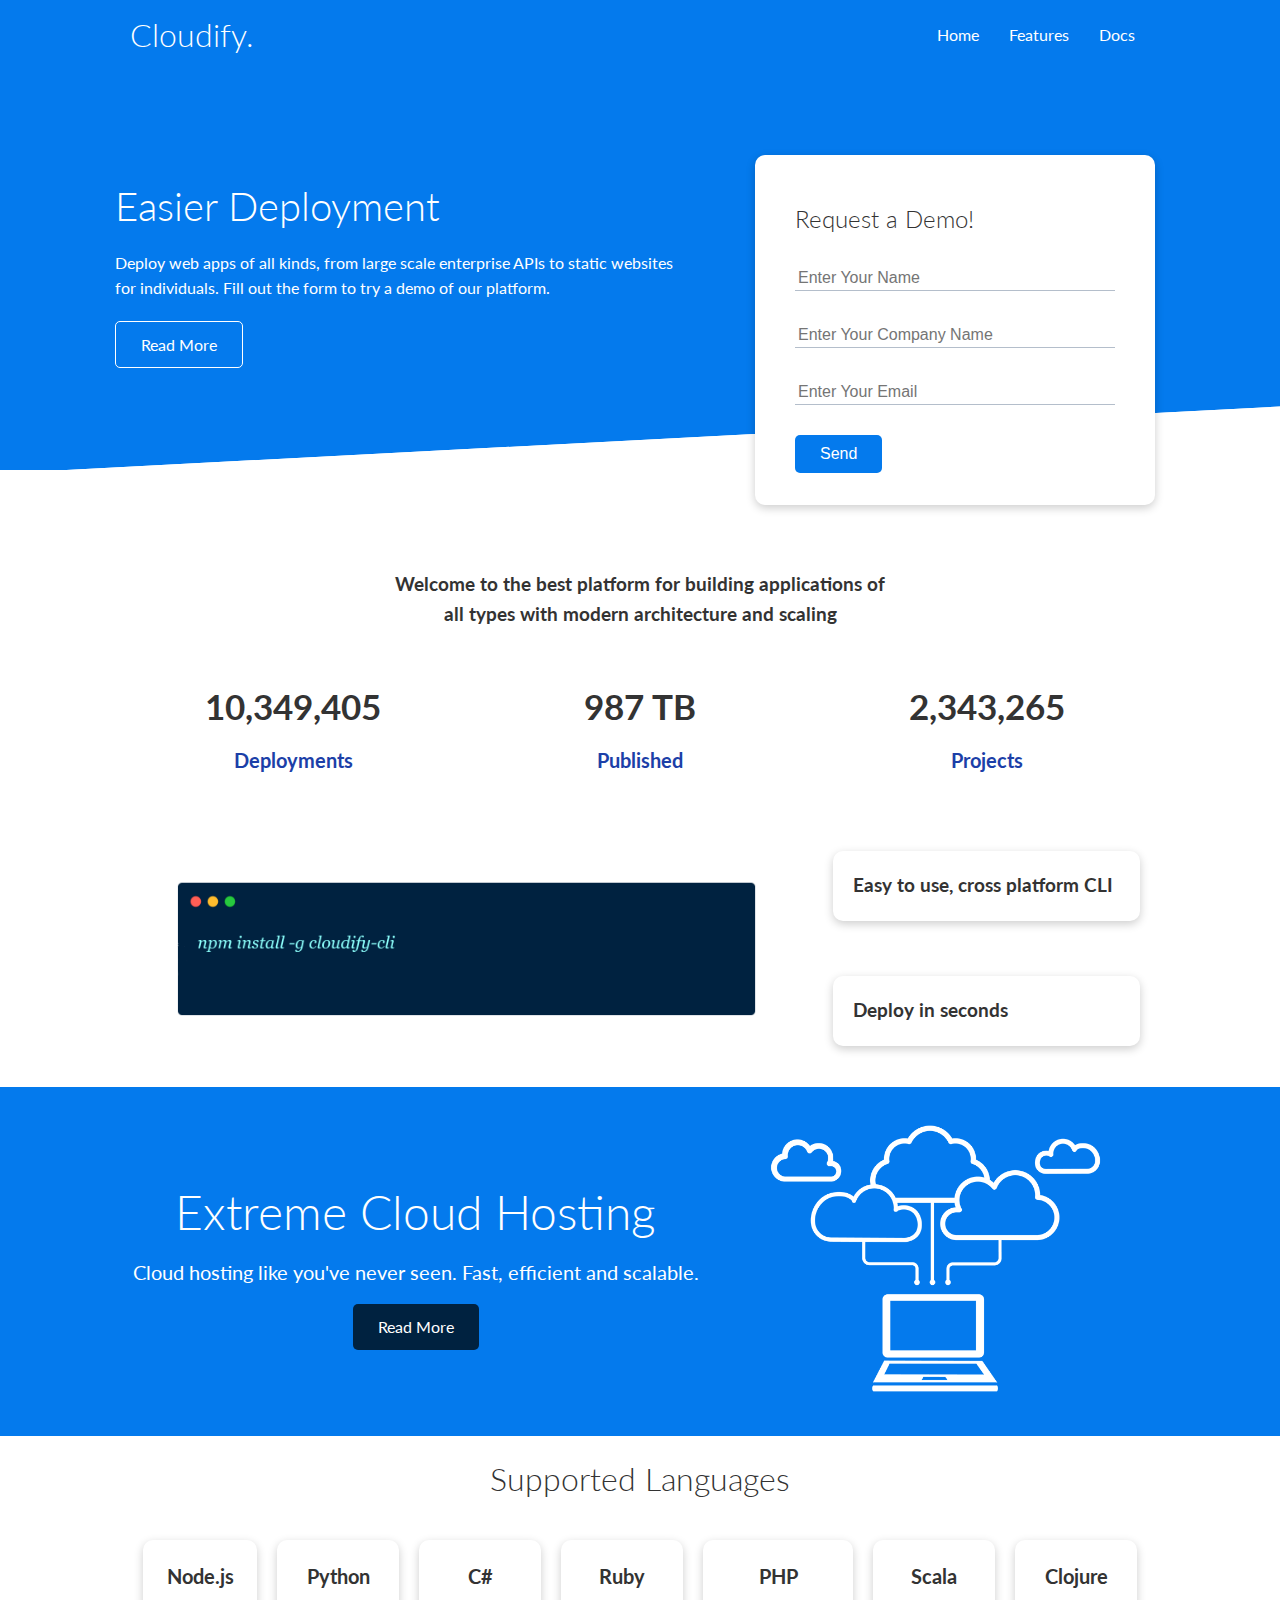
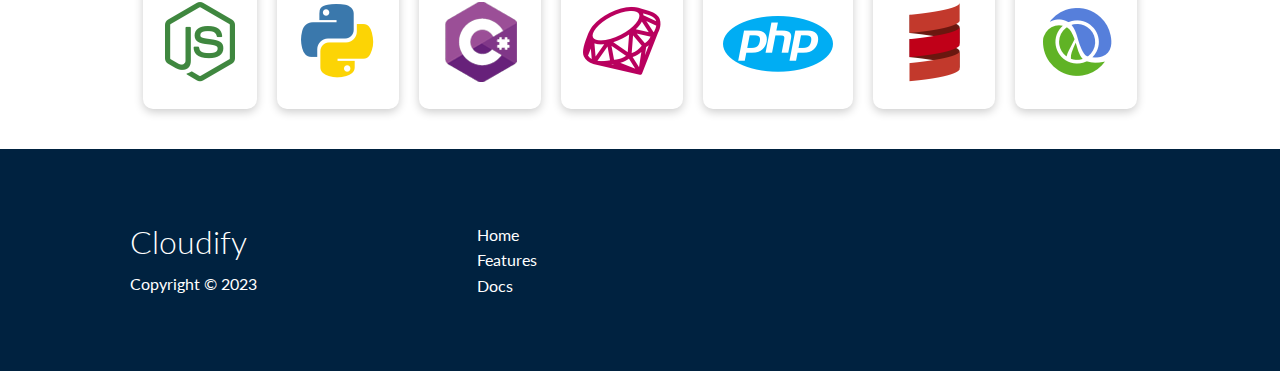
<file: index.html>
<!DOCTYPE html>
<html lang="en">
<head>
    <meta charset="UTF-8">
    <meta http-equiv="X-UA-Compatible" content="IE=edge">
    <meta name="viewport" content="width=device-width, initial-scale=1.0">
    <link rel="stylesheet" href="https://cdnjs.cloudflare.com/ajax/libs/font-awesome/6.2.1/css/all.min.css" integrity="sha512-MV7K8+y+gLIBoVD59lQIYicR65iaqukzvf/nwasF0nqhPay5w/9lJmVM2hMDcnK1OnMGCdVK+iQrJ7lzPJQd1w==" crossorigin="anonymous" referrerpolicy="no-referrer" />
    <link rel="stylesheet" href="css/utility.css">
    <link rel="stylesheet" href="css/style.css">
    <title>Cloudify | Cloud Hosting For Everyone</title>
</head>
<body>
    <!-- Navbar -->
    <div class="navbar">
        <div class="container flex">
            <h1 class="logo">Cloudify.</h1>
            <nav>
                <ul>
                    <li><a href="index.html">Home</a></li>
                    <li><a href="features.html">Features</a></li>
                    <li><a href="docs.html">Docs</a></li>
                </ul>
            </nav>
        </div>
    </div>

    <!-- Showcase -->
    <section class="showcase">
        <div class="container grid">
            <div class="showcase-text">
                <h1>Easier Deployment</h1>
                <p>Deploy web apps of all kinds, from large scale enterprise APIs to static websites for individuals. Fill out the form to try a demo of our platform.</p>
                <a href="features.html" class="btn btn-outline">Read More</a>
            </div>
            <div class="showcase-form card">
                <h2>Request a Demo!</h2>
                <form>
                    <div class="form-control">
                        <input type="Text" name="Name" placeholder="Enter Your Name" required>
                    </div>
                    
                    <div class="form-control">
                        <input type="Text" name="Company" placeholder="Enter Your Company Name" required>
                    </div>
                    
                    <div class="form-control">
                        <input type="Email" name="Email" placeholder="Enter Your Email" required>
                    </div>
                    
                    <input type="Submit" value="Send" class="btn btn-primary">
                </form>
            </div>
        </div>
    </section>

    <!-- Stats -->
    <section class="stats">
        <div class="container">
            <h3 class="stats-heading text-center my-1">
                Welcome to the best platform for building applications of all types with modern architecture 
                and scaling</h3>
                <div class="grid grid-3 text-center my-4">
                    <div>
                        <i class="fas fa-server fa-3x"></i>
                        <h3>10,349,405</h3>
                        <p class="text-secondary">Deployments</p>
                    </div>
                    
                    <div>
                        <i class="fas fa-upload fa-3x"></i>
                        <h3>987 TB</h3>
                        <p class="text-secondary">Published</p>
                    </div>
                    
                    <div>
                        <i class="fas fa-project-diagram fa-3x"></i>
                        <h3>2,343,265</h3>
                        <p class="text-secondary">Projects</p>
                    </div>
                </div>
        </div>
    </section>

    <!-- CLI  -->
    <section class="cli">
        <div class="container grid">
        <img src="images/cli.png" alt="CLI">
        <div class="card">
            <h3>Easy to use, cross platform CLI</h3>
        </div>

        <div class="card">
            <h3>Deploy in seconds</h3>
        </div>
    </div>  
    </section>

    <!-- Cloud -->
    <section class="cloud bg-primary my-2 py-2">
        <div class="container grid">
            <div class="text-center">
                <h2 class="lg">Extreme Cloud Hosting</h2>
                <p class="lead my-1">Cloud hosting like you've never seen. 
                Fast, efficient and scalable.</p>
                <a href="features.html" class="btn btn-dark">Read More</a>
            </div>

            <div>
                <img src="images/cloud.png" alt="Cloud">
            </div>

        </div>
    </section>

    <!-- Languages -->
    <section class="languages">
        <h2 class="md text-center my-2">
            Supported Languages
        </h2>
        <div class="container flex">
            <div class="card">
            <h4>Node.js</h4>
            <img src="images/logos/node.png" alt="NodeJS">
        </div>

            <div class="card">
            <h4>Python</h4>
            <img src="images/logos/python.png" alt="Python">
        </div>

            <div class="card">
            <h4>C#</h4>
            <img src="images/logos/csharp.png" alt="C-Sharp">
        </div>

            <div class="card">
            <h4>Ruby</h4>
            <img src="images/logos/ruby.png" alt="Ruby">
        </div>

            <div class="card">
            <h4>PHP</h4>
            <img src="images/logos/php.png" alt="PHP">
        </div>

            <div class="card">
            <h4>Scala</h4>
            <img src="images/logos/scala.png" alt="Scala">
        </div>

            <div class="card">
            <h4>Clojure</h4>
            <img src="images/logos/clojure.png" alt="Clojure">
        </div>
        
    </div>
    </section>

    <!-- Footer -->
    <footer class="footer bg-dark py-5">
        <div class="container grid grid-3">
            <div>
                <h1>Cloudify</h1>
                <p>Copyright &copy; 2023</p>
            </div>

            <nav>
                <ul>
                    <li><a href="index.html">Home</a></li>
                    <li><a href="features.html">Features</a></li>
                    <li><a href="docs.html">Docs</a></li>
                </ul>
            </nav>

            <div class="social">
                <a href="https://github.com/0xVedansh"><i class="fab fa-github fa-2x"></i></a>
                <a href="https://www.linkedin.com/in/0xvedansh/"><i class="fab fa-linkedin fa-2x"></i></a>
                <a href="https://twitter.com/0xVedansh"><i class="fab fa-twitter fa-2x"></i></a>
                <a href="https://www.instagram.com/__.vedansh.__/"><i class="fab fa-instagram fa-2x"></i></a>
            </div>
        </div>
    </footer>
</body>
</html>
</file>
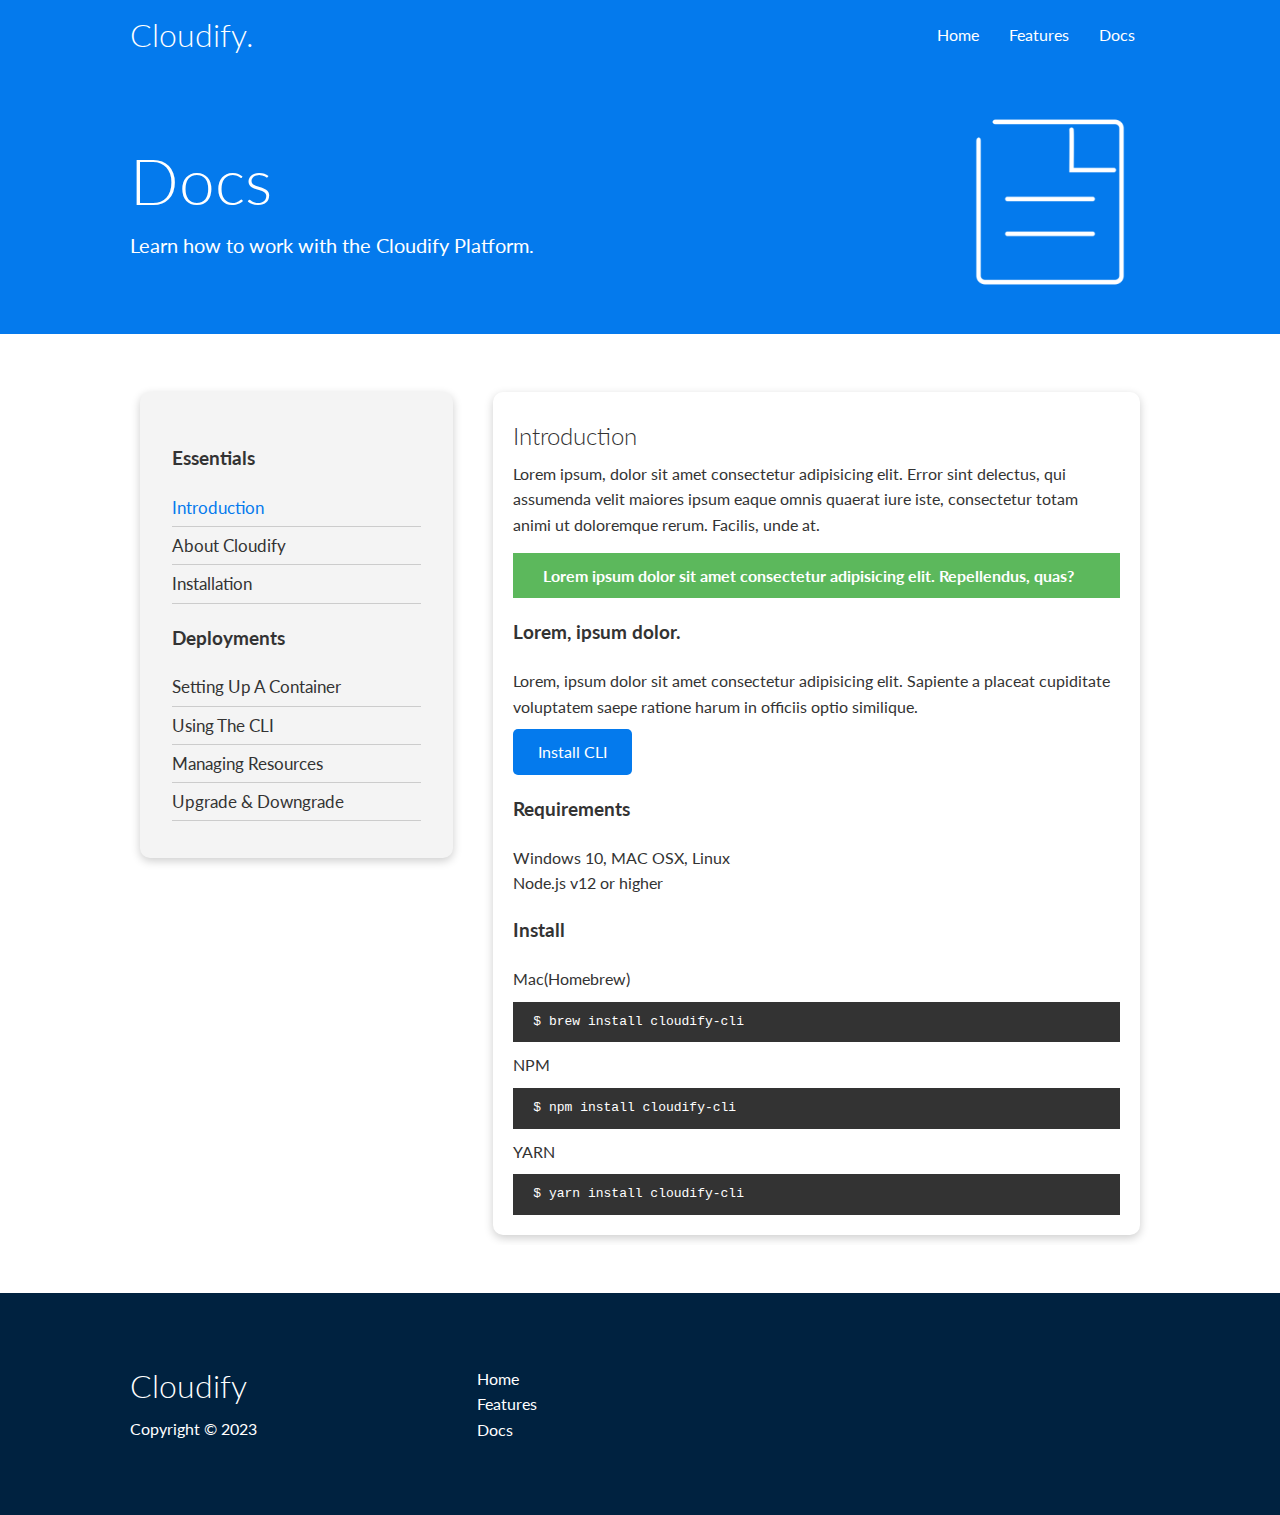
<file: docs.html>
<!DOCTYPE html>
<html lang="en">
<head>
    <meta charset="UTF-8">
    <meta http-equiv="X-UA-Compatible" content="IE=edge">
    <meta name="viewport" content="width=device-width, initial-scale=1.0">
    <link rel="stylesheet" href="https://cdnjs.cloudflare.com/ajax/libs/font-awesome/6.2.1/css/all.min.css" integrity="sha512-MV7K8+y+gLIBoVD59lQIYicR65iaqukzvf/nwasF0nqhPay5w/9lJmVM2hMDcnK1OnMGCdVK+iQrJ7lzPJQd1w==" crossorigin="anonymous" referrerpolicy="no-referrer" />
    <link rel="stylesheet" href="css/utility.css">
    <link rel="stylesheet" href="css/style.css">
    <title>Cloudify | Cloud Hosting For Everyone</title>
</head>
<body>
    <!-- Navbar -->
    <div class="navbar">
        <div class="container flex">
            <h1 class="logo">Cloudify.</h1>
            <nav>
                <ul>
                    <li><a href="index.html">Home</a></li>
                    <li><a href="features.html">Features</a></li>
                    <li><a href="docs.html">Docs</a></li>
                </ul>
            </nav>
        </div>
    </div>

    <!--Docs Header -->
    <section class="docs-header bg-primary py-3">
        <div class="container grid">
            <div>
                <h1 class="xl">Docs</h1>
                <p class="lead">Learn how to work with the Cloudify Platform.</p>
            </div>

            <img src="images/docs.png" alt="server">
        </div>
    </section>

    <!-- Docs-Main -->
    <section class="docs-main my-4">
        <div class="container grid">
            <div class="card bg-light p-3">
                <h3 class="my-2">Essentials</h3>
                <nav>
                    <ul>
                        <li><a class="text-primary" href="#">Introduction</a></li>
                        <li><a href="#">About Cloudify</a></li>
                        <li><a href="#">Installation</a></li>
                    </ul>
                </nav>
                
                <h3 class="my-2">Deployments</h3>
                <nav>
                    <ul>
                        <li><a href="#">Setting Up A Container</a></li>
                        <li><a href="#">Using The CLI</a></li>
                        <li><a href="#">Managing Resources</a></li>
                        <li><a href="#">Upgrade & Downgrade</a></li>
                    </ul>
                </nav>

            </div>

            <div class="card">
                <h2>Introduction</h2>
                <p>Lorem ipsum, dolor sit amet consectetur adipisicing elit. Error sint delectus, qui assumenda velit maiores ipsum eaque omnis quaerat iure iste, consectetur totam animi ut doloremque rerum. Facilis, unde at.</p>
                
                <div class="alert alert-success">
                    <i class="fas fa-info"></i>Lorem ipsum dolor sit amet consectetur adipisicing elit. Repellendus, quas?
                </div>

                <h3>Lorem, ipsum dolor.</h3>
                <p>Lorem, ipsum dolor sit amet consectetur adipisicing elit. Sapiente a placeat cupiditate voluptatem saepe ratione harum in officiis optio similique.</p>
                <a href="#" class="btn btn-primary">Install CLI</a>

                <h3>Requirements</h3>
                <ul>
                    <li>Windows 10, MAC OSX, Linux</li>
                    <li>Node.js v12 or higher</li>
                </ul>

                <h3>Install</h3>
                <p>Mac(Homebrew)</p>
                <pre><code>$ brew install cloudify-cli</code></pre>

                <p>NPM</p>
                <pre><code>$ npm install cloudify-cli</code></pre>

                <p>YARN</p>
                <pre><code>$ yarn install cloudify-cli</code></pre>

            </div>

        </div>
    </section>

    <!-- Footer -->
    <footer class="footer bg-dark py-5">
        <div class="container grid grid-3">
            <div>
                <h1>Cloudify</h1>
                <p>Copyright &copy; 2023</p>
            </div>

            <nav>
                <ul>
                    <li><a href="index.html">Home</a></li>
                    <li><a href="features.html">Features</a></li>
                    <li><a href="docs.html">Docs</a></li>
                </ul>
            </nav>

            <div class="social">
                <a href="https://github.com/0xVedansh"><i class="fab fa-github fa-2x"></i></a>
                <a href="https://www.linkedin.com/in/0xvedansh/"><i class="fab fa-linkedin fa-2x"></i></a>
                <a href="https://twitter.com/0xVedansh"><i class="fab fa-twitter fa-2x"></i></a>
                <a href="https://www.instagram.com/__.vedansh.__/"><i class="fab fa-instagram fa-2x"></i></a>
            </div>
        </div>
    </footer>
</body>
</html>
</file>
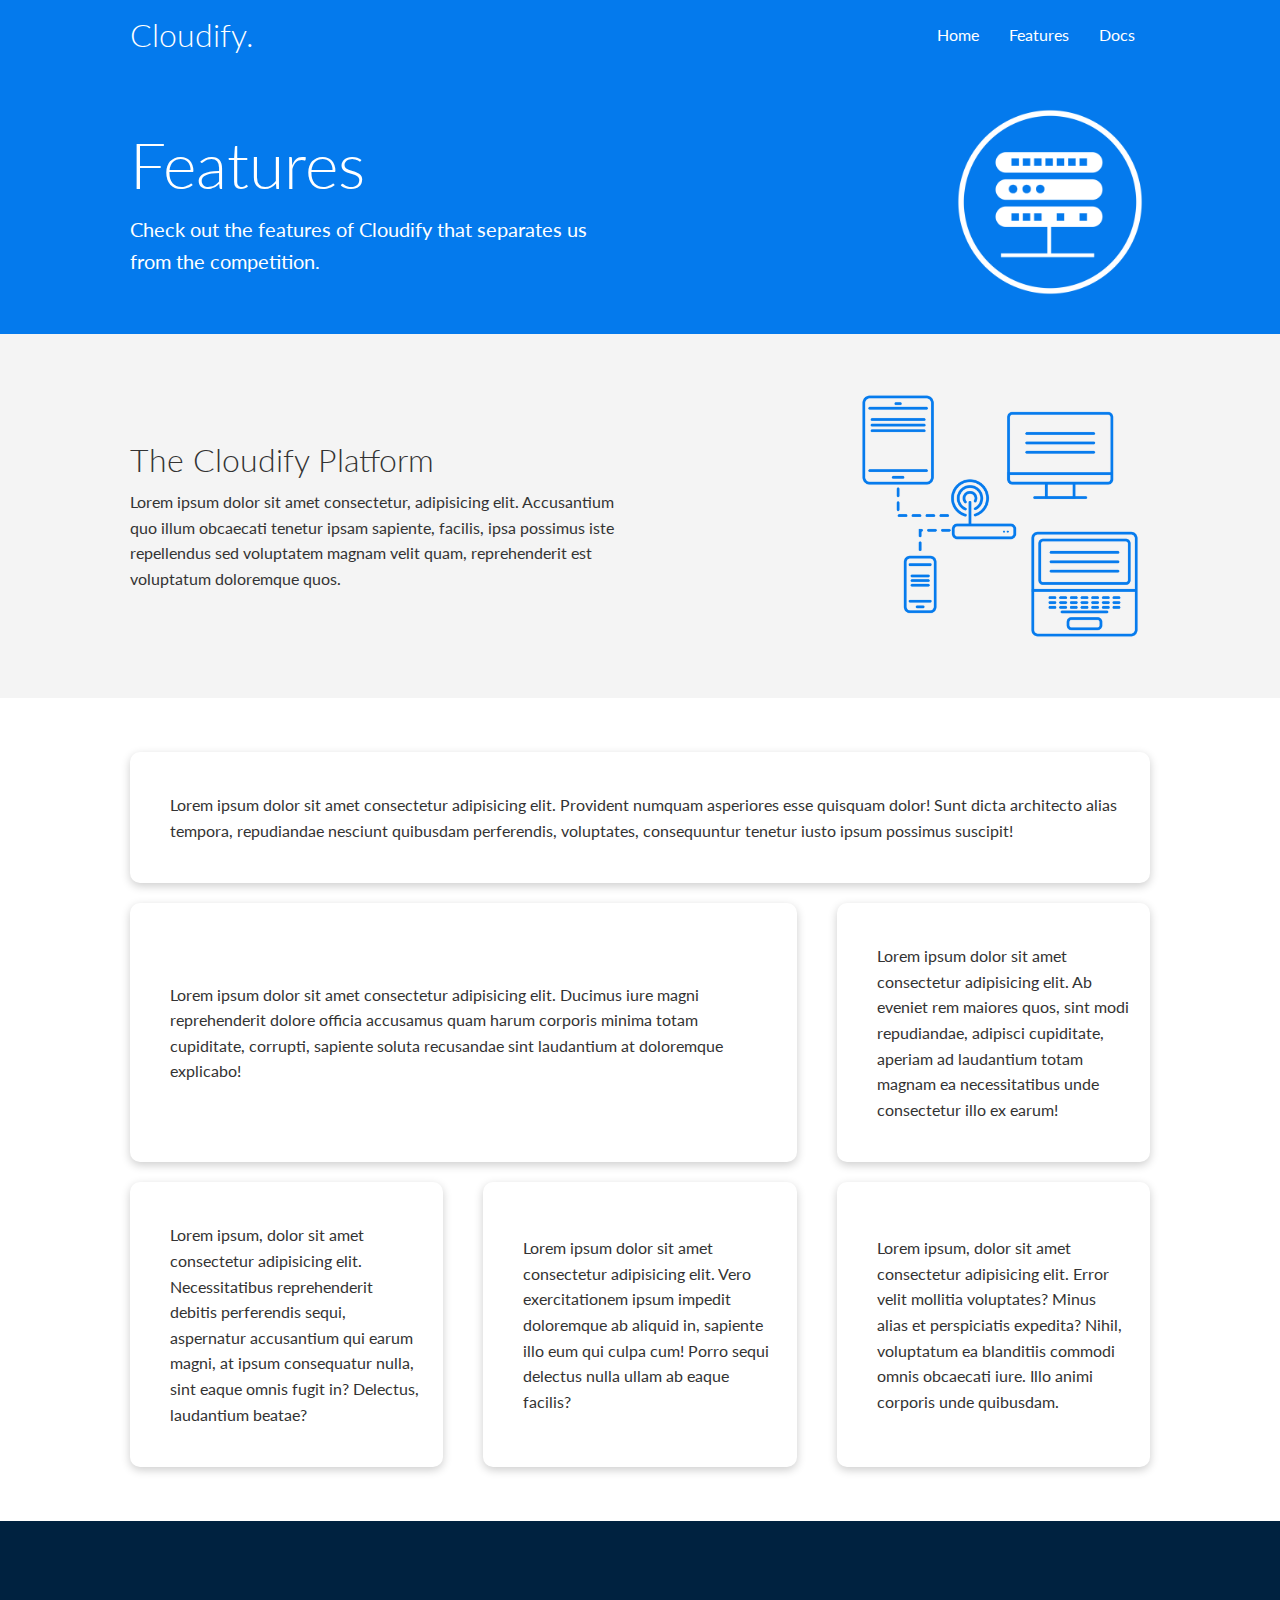
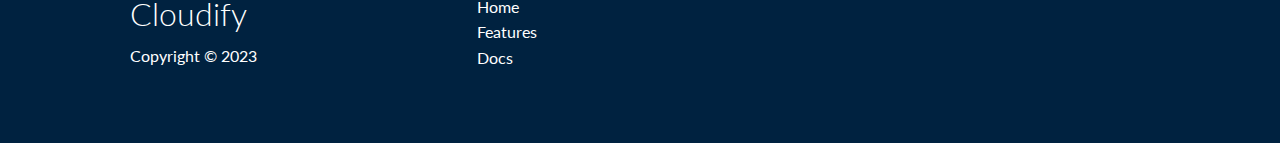
<file: features.html>
<!DOCTYPE html>
<html lang="en">
<head>
    <meta charset="UTF-8">
    <meta http-equiv="X-UA-Compatible" content="IE=edge">
    <meta name="viewport" content="width=device-width, initial-scale=1.0">
    <link rel="stylesheet" href="https://cdnjs.cloudflare.com/ajax/libs/font-awesome/6.2.1/css/all.min.css" integrity="sha512-MV7K8+y+gLIBoVD59lQIYicR65iaqukzvf/nwasF0nqhPay5w/9lJmVM2hMDcnK1OnMGCdVK+iQrJ7lzPJQd1w==" crossorigin="anonymous" referrerpolicy="no-referrer" />
    <link rel="stylesheet" href="css/utility.css">
    <link rel="stylesheet" href="css/style.css">
    <title>Cloudify | Cloud Hosting For Everyone</title>
</head>
<body>
    <!-- Navbar -->
    <div class="navbar">
        <div class="container flex">
            <h1 class="logo">Cloudify.</h1>
            <nav>
                <ul>
                    <li><a href="index.html">Home</a></li>
                    <li><a href="features.html">Features</a></li>
                    <li><a href="docs.html">Docs</a></li>
                </ul>
            </nav>
        </div>
    </div>

    <!-- Header -->
    <section class="features-header bg-primary py-3">
        <div class="container grid">
            <div>
                <h1 class="xl">Features</h1>
                <p class="lead">Check out the features of Cloudify that separates us from the competition.</p>
            </div>

            <img src="images/server.png" alt="server">
        </div>
    </section>

    <!-- Sub-Header -->
    <section class="features-sub-header bg-light py-3">
        <div class="container grid">
            <div>
                <h1 class="md">The Cloudify Platform</h1>
                <p>Lorem ipsum dolor sit amet consectetur, adipisicing elit. Accusantium quo illum obcaecati tenetur ipsam sapiente, facilis, ipsa possimus iste repellendus sed voluptatem magnam velit quam, reprehenderit est voluptatum doloremque quos.</p>
            </div>

            <img src="images/server2.png" alt="server2">
        </div>
    </section>

    <!-- Features-Main -->
    <section class="features-main my-2">
        <div class="container grid grid-3">
            <div class="card flex">
                <i class="fas fa-server fa-3x"></i>
                <p>Lorem ipsum dolor sit amet consectetur adipisicing elit. Provident numquam asperiores esse quisquam dolor! Sunt dicta architecto alias tempora, repudiandae nesciunt quibusdam perferendis, voluptates, consequuntur tenetur iusto ipsum possimus suscipit!</p>
            </div>

            <div class="card flex">
                <i class="fas fa-power-off fa-3x"></i>
                <p>Lorem ipsum dolor sit amet consectetur adipisicing elit. Ducimus iure magni reprehenderit dolore officia accusamus quam harum corporis minima totam cupiditate, corrupti, sapiente soluta recusandae sint laudantium at doloremque explicabo!</p>
            </div>

            <div class="card flex">
                <i class="fas fa-upload fa-3x"></i>
                <p>Lorem ipsum dolor sit amet consectetur adipisicing elit. Ab eveniet rem maiores quos, sint modi repudiandae, adipisci cupiditate, aperiam ad laudantium totam magnam ea necessitatibus unde consectetur illo ex earum!</p>
            </div>

            <div class="card flex">
                <i class="fas fa-network-wired fa-3x"></i>
                <p>Lorem ipsum, dolor sit amet consectetur adipisicing elit. Necessitatibus reprehenderit debitis perferendis sequi, aspernatur accusantium qui earum magni, at ipsum consequatur nulla, sint eaque omnis fugit in? Delectus, laudantium beatae?</p>
            </div>

            <div class="card flex">
                <i class="fas fa-laptop-code fa-3x"></i>
                <p>Lorem ipsum dolor sit amet consectetur adipisicing elit. Vero exercitationem ipsum impedit doloremque ab aliquid in, sapiente illo eum qui culpa cum! Porro sequi delectus nulla ullam ab eaque facilis?</p>
            </div>

            <div class="card flex">
                <i class="fas fa-database fa-3x"></i>
                <p>Lorem ipsum, dolor sit amet consectetur adipisicing elit. Error velit mollitia voluptates? Minus alias et perspiciatis expedita? Nihil, voluptatum ea blanditiis commodi omnis obcaecati iure. Illo animi corporis unde quibusdam.</p>
            </div>

        </div>
    </section>

    <!-- Footer -->
    <footer class="footer bg-dark py-5">
        <div class="container grid grid-3">
            <div>
                <h1>Cloudify</h1>
                <p>Copyright &copy; 2023</p>
            </div>

            <nav>
                <ul>
                    <li><a href="index.html">Home</a></li>
                    <li><a href="features.html">Features</a></li>
                    <li><a href="docs.html">Docs</a></li>
                </ul>
            </nav>

            <div class="social">
                <a href="https://github.com/0xVedansh"><i class="fab fa-github fa-2x"></i></a>
                <a href="https://www.linkedin.com/in/0xvedansh/"><i class="fab fa-linkedin fa-2x"></i></a>
                <a href="https://twitter.com/0xVedansh"><i class="fab fa-twitter fa-2x"></i></a>
                <a href="https://www.instagram.com/__.vedansh.__/"><i class="fab fa-instagram fa-2x"></i></a>
            </div>
        </div>
    </footer>
</body>
</html>
</file>
<file: css/utility.css>
/* Utility Classes */
.container{
    max-width: 1100px;
    margin: 0px auto;
    overflow: auto;
    padding: 0px 40px;
}

.card{
    background-color: #fff;
    color: #333;
    border-radius: 10px;
    padding: 20px;
    margin: 10px;
    box-shadow: 0 3px 10px rgba(0, 0, 0, 0.2);
}

.btn{
    display: inline-block;
    padding: 10px 25px;
    cursor: pointer;
    background-color: var(--primary-color);
    border: none;
    color: #fff;
    border-radius: 5px;
    font-size: 16px;
}

.btn-outline{
    background-color: transparent;
    border: 1px solid #fff;
}

.btn:hover{
    transform: scale(0.98);
}

/* Backgrounds and Colored Buttons */
.bg-primary,
.btn-primary{
    background-color: var(--primary-color);
    color: #fff;
}

.bg-secondary,
.btn-secondary{
    background-color: var(--secondary-color);
    color: #fff;
}

.bg-dark,
.btn-dark{
    background-color: var(--dark-color);
    color: #fff;
}

.bg-light,
.btn-light{
    background-color: var(--light-color);
    color: #333;
}

.bg-primary a,
.btn-primary a,
.bg-secondary a,
.btn-secondary a,
.bg-dark a,
.btn-dark a{
    color: #fff;
}

/* Text-colors */
.text-primary{
    color: var(--primary-color);
}

.text-secondary{
    color: var(--secondary-color);
}

.text-dark{
    color: var(--dark-color);
}

.text-light{
    color: var(--light-color);
}

/* Text-sizes */
.lead{
    font-size: 20px;
}

.sm{
    font-size: 1rem;
}

.md{
    font-size: 2rem;
}

.lg{
    font-size: 3rem;
}

.xl{
    font-size: 4rem;
}

.text-center{
    text-align: center;
}

/* Alert */
.alert{
    background-color: var(--light-color);
    padding: 10px 20px;
    font-weight: bold;
    margin: 15px 0;
}

.alert i{
    margin-right: 10px;
}

.alert-success{
    background-color: var(--success-color);
    color: #fff;
}

.alert-error{
    background-color: var(--error-color);
    color: #fff;
}

.flex{
    display: flex;
    justify-content: center;
    align-items: center;
    height: 100%;
}

.grid{
    display: grid;
    grid-template-columns: repeat(2, 1fr);
    gap: 20px;
    justify-content: center;
    align-items: center;
    height: 100%;
}

.grid-3{
    grid-template-columns: repeat(3, 1fr);
}

/* Margin */
.my-1{
    margin: 1rem 0;
}

.my-2{
    margin: 1.5rem 0;
}

.my-3{
    margin: 2rem 0;
}

.my-4{
    margin: 3rem 0;
}

.my-5{
    margin: 4rem 0;
}

.m-1{
    margin: 1rem;
}

.m-2{
    margin: 1.5rem;
}

.m-3{
    margin: 2rem;
}

.m-4{
    margin: 3rem;
}

.m-5{
    margin: 4rem;
}

/* Padding */
.py-1{
    padding: 1rem 0;
}

.py-2{
    padding: 1.5rem 0;
}

.py-3{
    padding: 2rem 0;
}

.py-4{
    padding: 3rem 0;
}

.py-5{
    padding: 4rem 0;
}

.p-1{
    padding: 1rem;
}

.p-2{
    padding: 1.5rem;
}

.p-3{
    padding: 2rem;
}

.p-4{
    padding: 3rem;
}

.p-5{
    padding: 4rem;
}
</file>
<file: css/style.css>
@import url('https://fonts.googleapis.com/css2?family=Lato:wght@300&display=swap');

/* CSS Reset */
*{
    margin: 0px;
    padding: 0px;
    box-sizing: border-box;
}

/* CSS Variable */
:root{
    --primary-color: #047aed;
    --secondary-color: #1c3fa8;
    --dark-color: #002240;
    --light-color: #f4f4f4;
    --success-color: #5cb85c;
    --error-color: #d9534f;
}

html{
    scroll-behavior: smooth;
}

body{
    font-family: 'Lato', sans-serif;
    color: #333;
    line-height: 1.6;
}

ul{
    list-style-type: none;
}

a{
    text-decoration: none;
    color: #333;
}

h1,
h2{
    font-weight: 300;
    line-height: 1.2;
    margin: 10px 0px;
}

p{
    margin: 10px 0px;
}

img{
    width: 100%;
}

code,
pre{
    background-color: #333;
    color: #fff;
    padding: 10px;
}

/* Navbar */
.navbar{
    background-color: var(--primary-color);
    color: #fff;
    height: 70px;
}

.navbar h1{
    animation: slideInFromTop 1.2s ease-in;
}

.navbar ul{
    display: flex;
    animation: slideInFromTop 1.2s ease-in;
}

.navbar a{
    color: #fff;
    padding: 10px;
    margin: 0px 5px;
}

.navbar a:hover{
    border-bottom: 2px solid #fff;
}

.navbar .flex{
    justify-content: space-between;
}

/* Showcase */
.showcase{
    height: 400px;
    background-color: var(--primary-color);
    color: #fff;
    position: relative;
}

.showcase h1{
    font-size: 40px;
}

.showcase p{
    margin: 20px 0;
}

.showcase .grid{
    overflow: visible;
    grid-template-columns: 55% 45%;
    gap: 30px;
}

.showcase-text{
    animation: slideInFromLeft 1.2s ease-in;
}

.showcase-form{
    position: relative;
    top: 60px;
    height: 350px;
    width: 400px;
    padding: 40px;
    z-index: 100;
    justify-self: flex-end;
    animation: slideInFromRight 1.2s ease-in;
}

.showcase-form .form-control{
    margin: 30px 0px;
}

.showcase input[type="Text"],
.showcase input[type="Email"]{
    border: 0;
    border-bottom: 1px solid #b4becb;
    width: 100%;
    padding: 3px;
    font-size: 16px;
}

.showcase-form input:focus{
    outline: none;
}

.showcase::before,
.showcase::after{
    content: "";
    position: absolute;
    height: 100px;
    bottom: -70px;
    right: 0px;
    left: 0px;
    background-color: #fff;
    transform: skewY(-3deg);
    -webkit-transform: skewY(-3deg);
    -moz-transform: skewY(-3deg);
    -ms-transform: skewY(-3deg);
}

/* Stats */
.stats{
    padding-top: 100px;
    animation: slideInFromBottom 1.2s ease-in;
}

.stats-heading{
    max-width: 500px;
    margin: auto;
}

.stats .grid h3{
    font-size: 35px;
}

.stats .grid p{
    font-size: 20px;
    font-weight: bold;
}

/* CLI */
.cli .grid{
    grid-template-columns: repeat(3, 1fr);
    grid-template-rows: repeat(2, 1fr);
}

.cli .grid > *:first-child{
    grid-column: 1 / span 2;
    grid-row: 1 / span 2;
}

/* Cloud */
.cloud .grid{
    grid-template-columns: 4fr 3fr;
}

/* Languages */
.languages .flex{
    flex-wrap: wrap;
}

.languages .card{
    text-align: center;
    margin: 18px 10px 40px;
    transition: transform 0.2s ease-in;
}

.languages .card h4{
    font-size: 20px;
    margin-bottom: 10px;
}

.languages .card:hover{
    transform: translateY(-15px);
}

/* Features and Docs .html */
.features-header img, 
.docs-header img{
    width: 200px;
    justify-self: flex-end;
}

.features-sub-header img{
    width: 300px;
    justify-self: flex-end;
}

.features-main .card > i{
    margin-right: 20px;
}

.features-main .grid{
    padding: 30px;
}

.features-main .grid > *:first-child{
    grid-column: 1 / span 3;
}

.features-main .grid > *:nth-child(2){
    grid-column: 1 / span 2;
}

/* Docs */
.docs-main h3{
    margin: 20px 0;
}

.docs-main .grid{
    grid-template-columns: 1fr 2fr;
    align-items: flex-start;
}

.docs-main nav li{
    font-size: 17px;
    padding-bottom: 5px;
    margin-bottom: 5px;
    border-bottom: 1px solid #ccc;
}

.docs-main a:hover{
    font-weight: bold;
}

/* Footer */
.footer .social a{
    margin: 0px 10px;
}

.fa-github:hover{
    color: #000000;
}

.fa-linkedin:hover{
    color: #0072b1;
}

.fa-twitter:hover{
    color: #1C9CEA;
}

.fa-instagram:hover{
    color: #B32E87;
}

/* Animations */
@keyframes slideInFromLeft{
    0%{
        transform: translateX(-100%);
    }

    100%{
        transform: translateX(0);
    }
}

@keyframes slideInFromRight{
    0%{
        transform: translateX(100%);
    }

    100%{
        transform: translateX(0);
    }
}

@keyframes slideInFromTop{
    0%{
        transform: translateY(-100%);
    }

    100%{
        transform: translateX(0);
    }
}

@keyframes slideInFromBottom{
    0%{
        transform: translateY(100%);
    }

    100%{
        transform: translateX(0);
    }
}
    
/* Tablets and under */
@media(max-width: 768px){
    .grid,
    .showcase .grid,
    .stats .grid,
    .cli .grid,
    .cloud .grid
    .features-main .grid,
    .docs-main .grid{
        grid-template-columns: 1fr;
        grid-template-rows: 1fr;
    }

.showcase{
    height: auto;
}

.showcase-text{
    text-align: center;
    margin-top: 40px;
    animation: slideInFromTop 1.2s ease-in;
}

.showcase-form{
    justify-self: center;
    margin: auto;
    animation: slideInFromBottom 1.2s ease-in;
}

.cli .grid > *:first-child{
    grid-column: 1;
    grid-row: 1;
}

.features-header,
.features-sub-header,
.docs-header{
    text-align: center;
}

.features-header img,
.features-sub-header img,
.docs-header img{
    justify-self: center;
}

.features-main .grid > *:first-child,
.features-main .grid > *:nth-child(2){
    grid-column: 1;
}

/* Mobiles */
@media(max-width: 500px){
    .navbar{
        height: 110px;
    }

    .navbar .flex{
        flex-direction: column;
    }

    .navbar ul{
        padding: 10px;
        background-color: rgba(0, 0, 0, 0.1);
    }
}}
</file>
